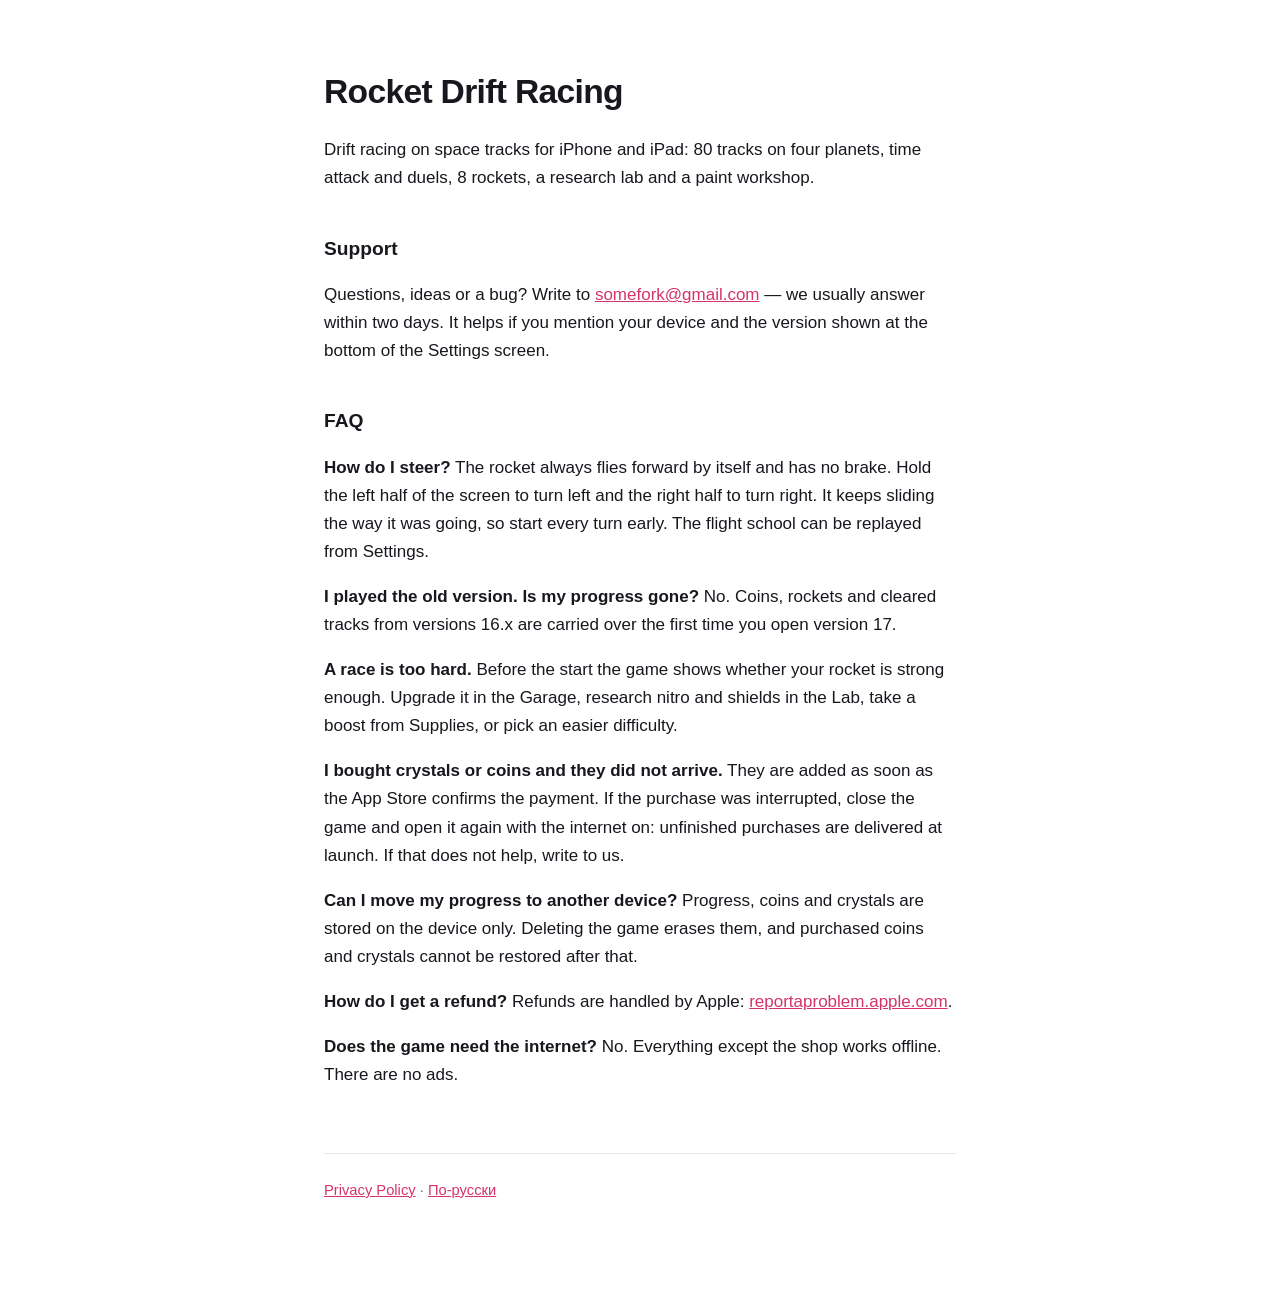
<file: index.html>
<!DOCTYPE html>
<html lang="en"><head><meta charset="utf-8"><meta name="viewport" content="width=device-width, initial-scale=1">
<title>Rocket Drift Racing — Support</title><link rel="stylesheet" href="style.css"></head>
<body><main>
<h1>Rocket Drift Racing</h1>
<p>Drift racing on space tracks for iPhone and iPad: 80 tracks on four planets, time attack and duels, 8 rockets, a research lab and a paint workshop.</p>
<h2>Support</h2>
<p>Questions, ideas or a bug? Write to <a href="mailto:somefork@gmail.com">somefork@gmail.com</a> — we usually answer within two days. It helps if you mention your device and the version shown at the bottom of the Settings screen.</p>
<h2>FAQ</h2>
<p><b>How do I steer?</b> The rocket always flies forward by itself and has no brake. Hold the left half of the screen to turn left and the right half to turn right. It keeps sliding the way it was going, so start every turn early. The flight school can be replayed from Settings.</p>
<p><b>I played the old version. Is my progress gone?</b> No. Coins, rockets and cleared tracks from versions 16.x are carried over the first time you open version 17.</p>
<p><b>A race is too hard.</b> Before the start the game shows whether your rocket is strong enough. Upgrade it in the Garage, research nitro and shields in the Lab, take a boost from Supplies, or pick an easier difficulty.</p>
<p><b>I bought crystals or coins and they did not arrive.</b> They are added as soon as the App Store confirms the payment. If the purchase was interrupted, close the game and open it again with the internet on: unfinished purchases are delivered at launch. If that does not help, write to us.</p>
<p><b>Can I move my progress to another device?</b> Progress, coins and crystals are stored on the device only. Deleting the game erases them, and purchased coins and crystals cannot be restored after that.</p>
<p><b>How do I get a refund?</b> Refunds are handled by Apple: <a href="https://reportaproblem.apple.com">reportaproblem.apple.com</a>.</p>
<p><b>Does the game need the internet?</b> No. Everything except the shop works offline. There are no ads.</p>
<footer><a href="privacy.html">Privacy Policy</a> · <a href="ru/index.html">По-русски</a></footer>
</main></body></html>
</file>
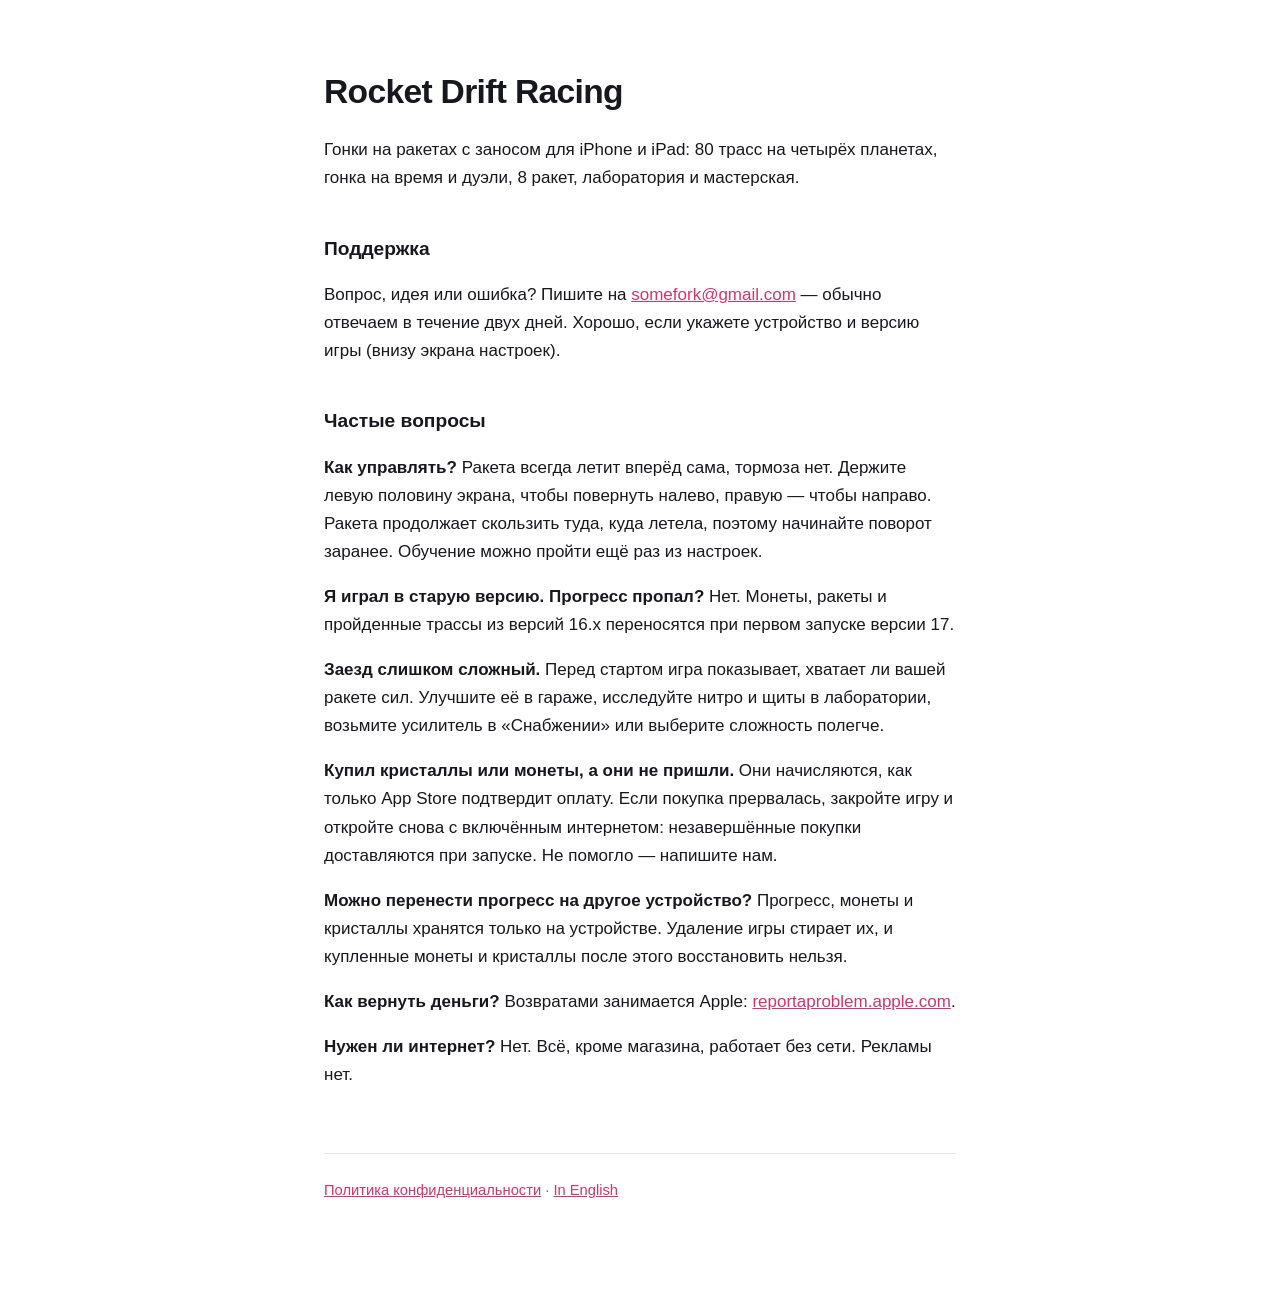
<file: ru/index.html>
<!DOCTYPE html>
<html lang="ru"><head><meta charset="utf-8"><meta name="viewport" content="width=device-width, initial-scale=1">
<title>Rocket Drift Racing — поддержка</title><link rel="stylesheet" href="style.css"></head>
<body><main>
<h1>Rocket Drift Racing</h1>
<p>Гонки на ракетах с заносом для iPhone и iPad: 80 трасс на четырёх планетах, гонка на время и дуэли, 8 ракет, лаборатория и мастерская.</p>
<h2>Поддержка</h2>
<p>Вопрос, идея или ошибка? Пишите на <a href="mailto:somefork@gmail.com">somefork@gmail.com</a> — обычно отвечаем в течение двух дней. Хорошо, если укажете устройство и версию игры (внизу экрана настроек).</p>
<h2>Частые вопросы</h2>
<p><b>Как управлять?</b> Ракета всегда летит вперёд сама, тормоза нет. Держите левую половину экрана, чтобы повернуть налево, правую — чтобы направо. Ракета продолжает скользить туда, куда летела, поэтому начинайте поворот заранее. Обучение можно пройти ещё раз из настроек.</p>
<p><b>Я играл в старую версию. Прогресс пропал?</b> Нет. Монеты, ракеты и пройденные трассы из версий 16.x переносятся при первом запуске версии 17.</p>
<p><b>Заезд слишком сложный.</b> Перед стартом игра показывает, хватает ли вашей ракете сил. Улучшите её в гараже, исследуйте нитро и щиты в лаборатории, возьмите усилитель в «Снабжении» или выберите сложность полегче.</p>
<p><b>Купил кристаллы или монеты, а они не пришли.</b> Они начисляются, как только App Store подтвердит оплату. Если покупка прервалась, закройте игру и откройте снова с включённым интернетом: незавершённые покупки доставляются при запуске. Не помогло — напишите нам.</p>
<p><b>Можно перенести прогресс на другое устройство?</b> Прогресс, монеты и кристаллы хранятся только на устройстве. Удаление игры стирает их, и купленные монеты и кристаллы после этого восстановить нельзя.</p>
<p><b>Как вернуть деньги?</b> Возвратами занимается Apple: <a href="https://reportaproblem.apple.com">reportaproblem.apple.com</a>.</p>
<p><b>Нужен ли интернет?</b> Нет. Всё, кроме магазина, работает без сети. Рекламы нет.</p>
<footer><a href="privacy.html">Политика конфиденциальности</a> · <a href="../index.html">In English</a></footer>
</main></body></html>
</file>
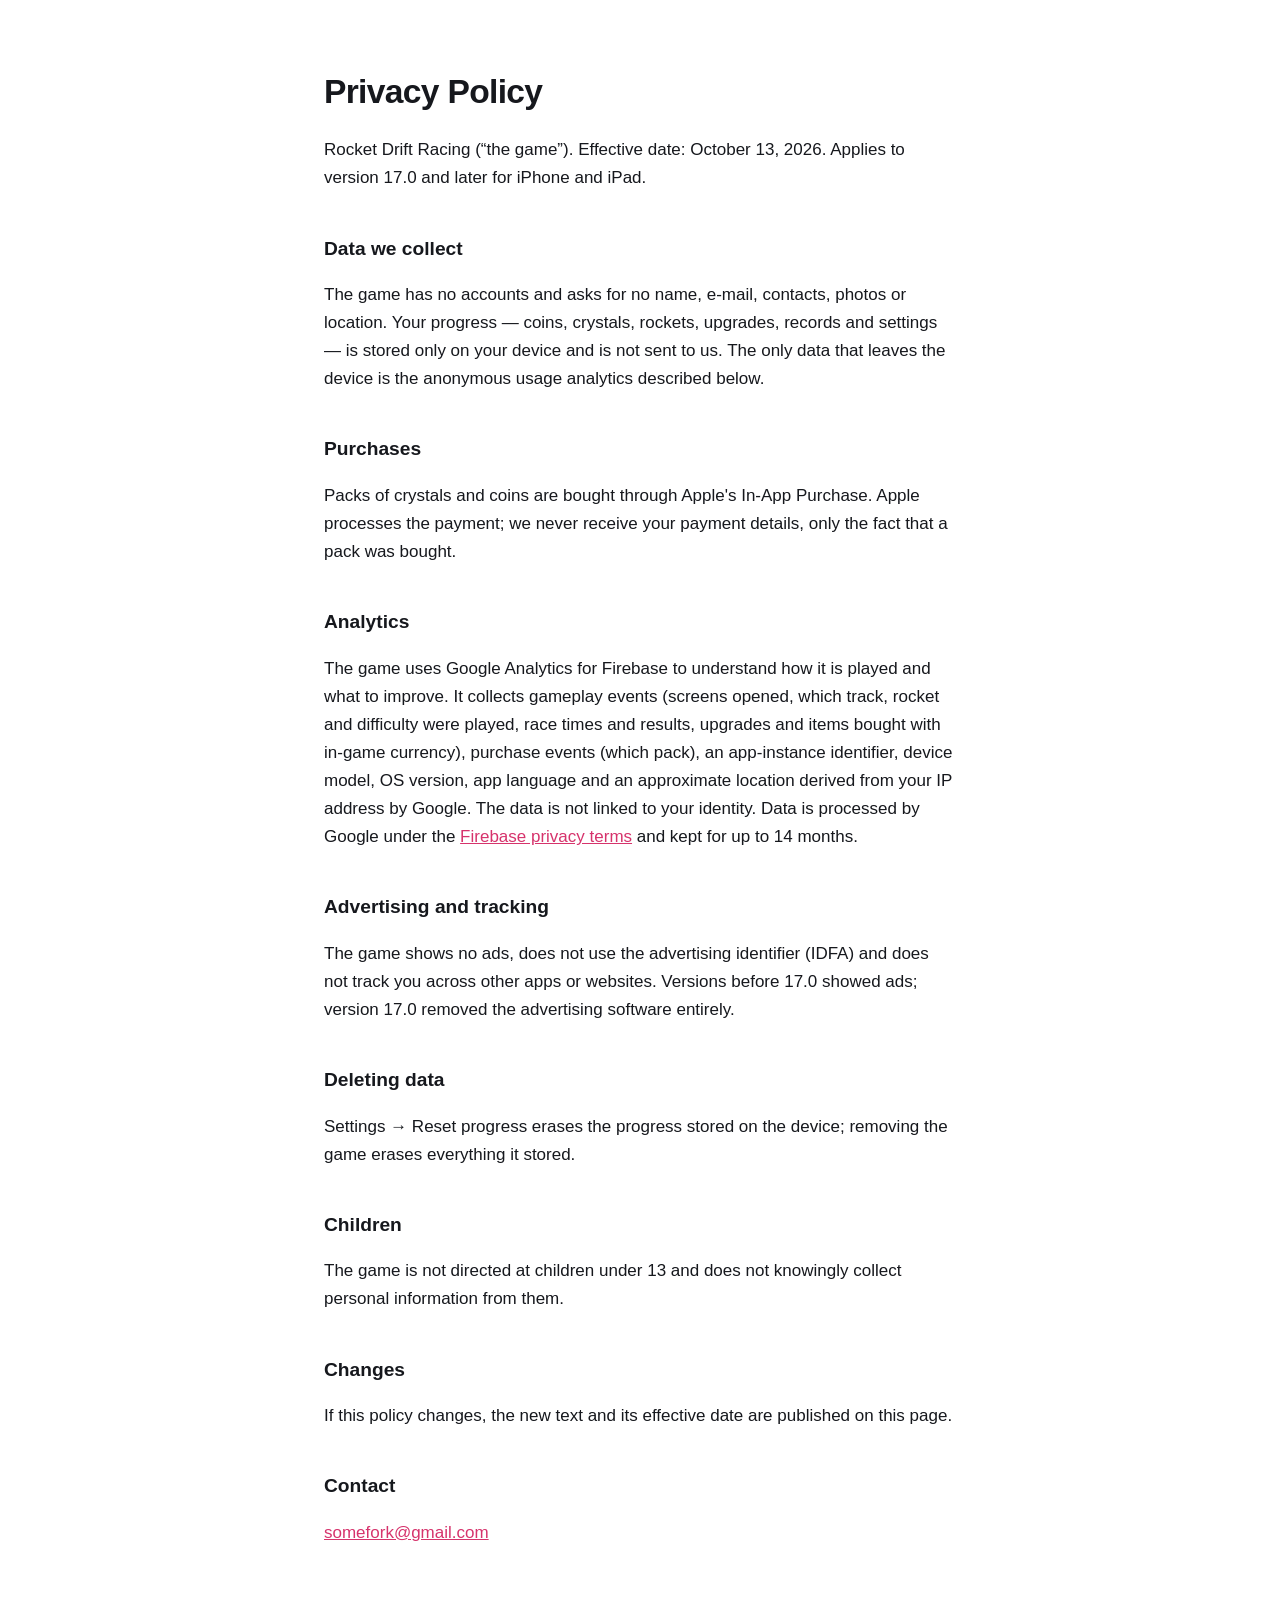
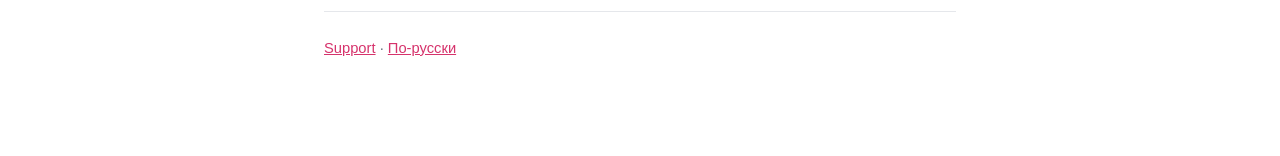
<file: privacy.html>
<!DOCTYPE html>
<html lang="en"><head><meta charset="utf-8"><meta name="viewport" content="width=device-width, initial-scale=1">
<title>Rocket Drift Racing — Privacy Policy</title><link rel="stylesheet" href="style.css"></head>
<body><main>
<h1>Privacy Policy</h1>
<p>Rocket Drift Racing (“the game”). Effective date: October 13, 2026. Applies to version 17.0 and later for iPhone and iPad.</p>
<h2>Data we collect</h2>
<p>The game has no accounts and asks for no name, e-mail, contacts, photos or location. Your progress — coins, crystals, rockets, upgrades, records and settings — is stored only on your device and is not sent to us. The only data that leaves the device is the anonymous usage analytics described below.</p>
<h2>Purchases</h2>
<p>Packs of crystals and coins are bought through Apple's In-App Purchase. Apple processes the payment; we never receive your payment details, only the fact that a pack was bought.</p>
<h2>Analytics</h2>
<p>The game uses Google Analytics for Firebase to understand how it is played and what to improve. It collects gameplay events (screens opened, which track, rocket and difficulty were played, race times and results, upgrades and items bought with in-game currency), purchase events (which pack), an app-instance identifier, device model, OS version, app language and an approximate location derived from your IP address by Google. The data is not linked to your identity. Data is processed by Google under the <a href="https://firebase.google.com/support/privacy">Firebase privacy terms</a> and kept for up to 14 months.</p>
<h2>Advertising and tracking</h2>
<p>The game shows no ads, does not use the advertising identifier (IDFA) and does not track you across other apps or websites. Versions before 17.0 showed ads; version 17.0 removed the advertising software entirely.</p>
<h2>Deleting data</h2>
<p>Settings → Reset progress erases the progress stored on the device; removing the game erases everything it stored.</p>
<h2>Children</h2>
<p>The game is not directed at children under 13 and does not knowingly collect personal information from them.</p>
<h2>Changes</h2>
<p>If this policy changes, the new text and its effective date are published on this page.</p>
<h2>Contact</h2>
<p><a href="mailto:somefork@gmail.com">somefork@gmail.com</a></p>
<footer><a href="index.html">Support</a> · <a href="ru/privacy.html">По-русски</a></footer>
</main></body></html>
</file>
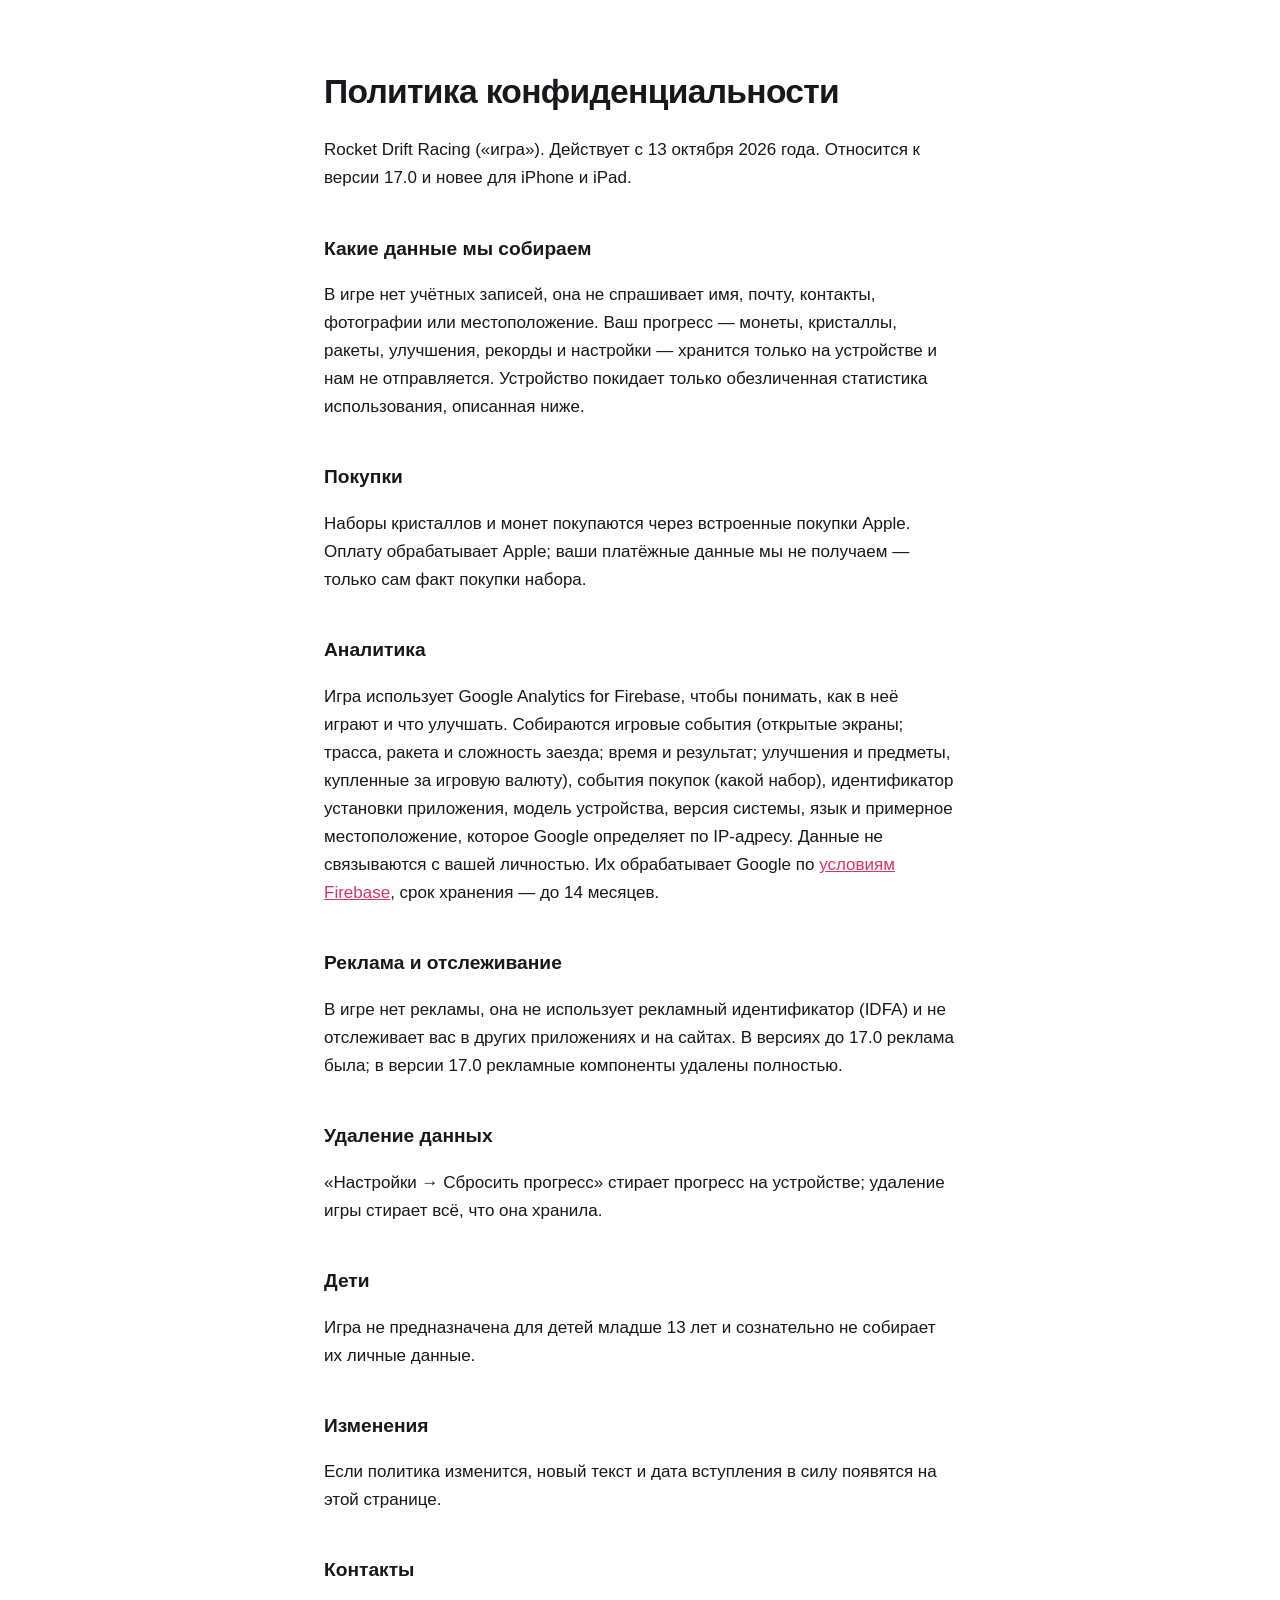
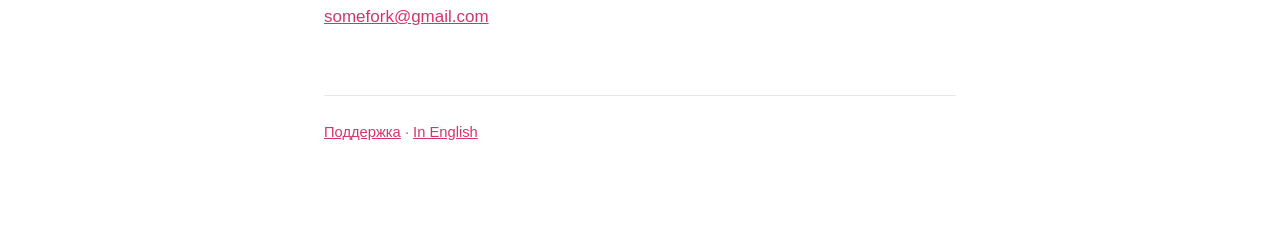
<file: ru/privacy.html>
<!DOCTYPE html>
<html lang="ru"><head><meta charset="utf-8"><meta name="viewport" content="width=device-width, initial-scale=1">
<title>Rocket Drift Racing — политика конфиденциальности</title><link rel="stylesheet" href="style.css"></head>
<body><main>
<h1>Политика конфиденциальности</h1>
<p>Rocket Drift Racing («игра»). Действует с 13 октября 2026 года. Относится к версии 17.0 и новее для iPhone и iPad.</p>
<h2>Какие данные мы собираем</h2>
<p>В игре нет учётных записей, она не спрашивает имя, почту, контакты, фотографии или местоположение. Ваш прогресс — монеты, кристаллы, ракеты, улучшения, рекорды и настройки — хранится только на устройстве и нам не отправляется. Устройство покидает только обезличенная статистика использования, описанная ниже.</p>
<h2>Покупки</h2>
<p>Наборы кристаллов и монет покупаются через встроенные покупки Apple. Оплату обрабатывает Apple; ваши платёжные данные мы не получаем — только сам факт покупки набора.</p>
<h2>Аналитика</h2>
<p>Игра использует Google Analytics for Firebase, чтобы понимать, как в неё играют и что улучшать. Собираются игровые события (открытые экраны; трасса, ракета и сложность заезда; время и результат; улучшения и предметы, купленные за игровую валюту), события покупок (какой набор), идентификатор установки приложения, модель устройства, версия системы, язык и примерное местоположение, которое Google определяет по IP-адресу. Данные не связываются с вашей личностью. Их обрабатывает Google по <a href="https://firebase.google.com/support/privacy">условиям Firebase</a>, срок хранения — до 14 месяцев.</p>
<h2>Реклама и отслеживание</h2>
<p>В игре нет рекламы, она не использует рекламный идентификатор (IDFA) и не отслеживает вас в других приложениях и на сайтах. В версиях до 17.0 реклама была; в версии 17.0 рекламные компоненты удалены полностью.</p>
<h2>Удаление данных</h2>
<p>«Настройки → Сбросить прогресс» стирает прогресс на устройстве; удаление игры стирает всё, что она хранила.</p>
<h2>Дети</h2>
<p>Игра не предназначена для детей младше 13 лет и сознательно не собирает их личные данные.</p>
<h2>Изменения</h2>
<p>Если политика изменится, новый текст и дата вступления в силу появятся на этой странице.</p>
<h2>Контакты</h2>
<p><a href="mailto:somefork@gmail.com">somefork@gmail.com</a></p>
<footer><a href="index.html">Поддержка</a> · <a href="../privacy.html">In English</a></footer>
</main></body></html>
</file>
<file: style.css>
:root { color-scheme: light dark; --ink: #16181d; --dim: #6b7280; --bg: #ffffff; --line: #e5e7eb; --tint: #d6336c; }
@media (prefers-color-scheme: dark) { :root { --ink: #ecedef; --dim: #9aa1ab; --bg: #16181d; --line: #2c3038; --tint: #ff8a5c; } }
* { box-sizing: border-box; }
body { margin: 0; background: var(--bg); color: var(--ink); font: 17px/1.65 -apple-system, BlinkMacSystemFont, "Segoe UI", Roboto, sans-serif; }
main { max-width: 42rem; margin: 0 auto; padding: 4rem 1.25rem 6rem; }
h1 { font-size: 2.1rem; letter-spacing: -0.02em; margin: 0 0 .25rem; }
h2 { font-size: 1.2rem; margin: 2.5rem 0 .6rem; }
.lead { color: var(--dim); margin: 0 0 2.5rem; }
a { color: var(--tint); }
dt { font-weight: 600; margin-top: 1.4rem; }
dd { margin: .3rem 0 0; color: var(--dim); }
footer { margin-top: 4rem; padding-top: 1.5rem; border-top: 1px solid var(--line); color: var(--dim); font-size: .92rem; }
</file>
<file: ru/style.css>
:root { color-scheme: light dark; --ink: #16181d; --dim: #6b7280; --bg: #ffffff; --line: #e5e7eb; --tint: #d6336c; }
@media (prefers-color-scheme: dark) { :root { --ink: #ecedef; --dim: #9aa1ab; --bg: #16181d; --line: #2c3038; --tint: #ff8a5c; } }
* { box-sizing: border-box; }
body { margin: 0; background: var(--bg); color: var(--ink); font: 17px/1.65 -apple-system, BlinkMacSystemFont, "Segoe UI", Roboto, sans-serif; }
main { max-width: 42rem; margin: 0 auto; padding: 4rem 1.25rem 6rem; }
h1 { font-size: 2.1rem; letter-spacing: -0.02em; margin: 0 0 .25rem; }
h2 { font-size: 1.2rem; margin: 2.5rem 0 .6rem; }
.lead { color: var(--dim); margin: 0 0 2.5rem; }
a { color: var(--tint); }
dt { font-weight: 600; margin-top: 1.4rem; }
dd { margin: .3rem 0 0; color: var(--dim); }
footer { margin-top: 4rem; padding-top: 1.5rem; border-top: 1px solid var(--line); color: var(--dim); font-size: .92rem; }
</file>
